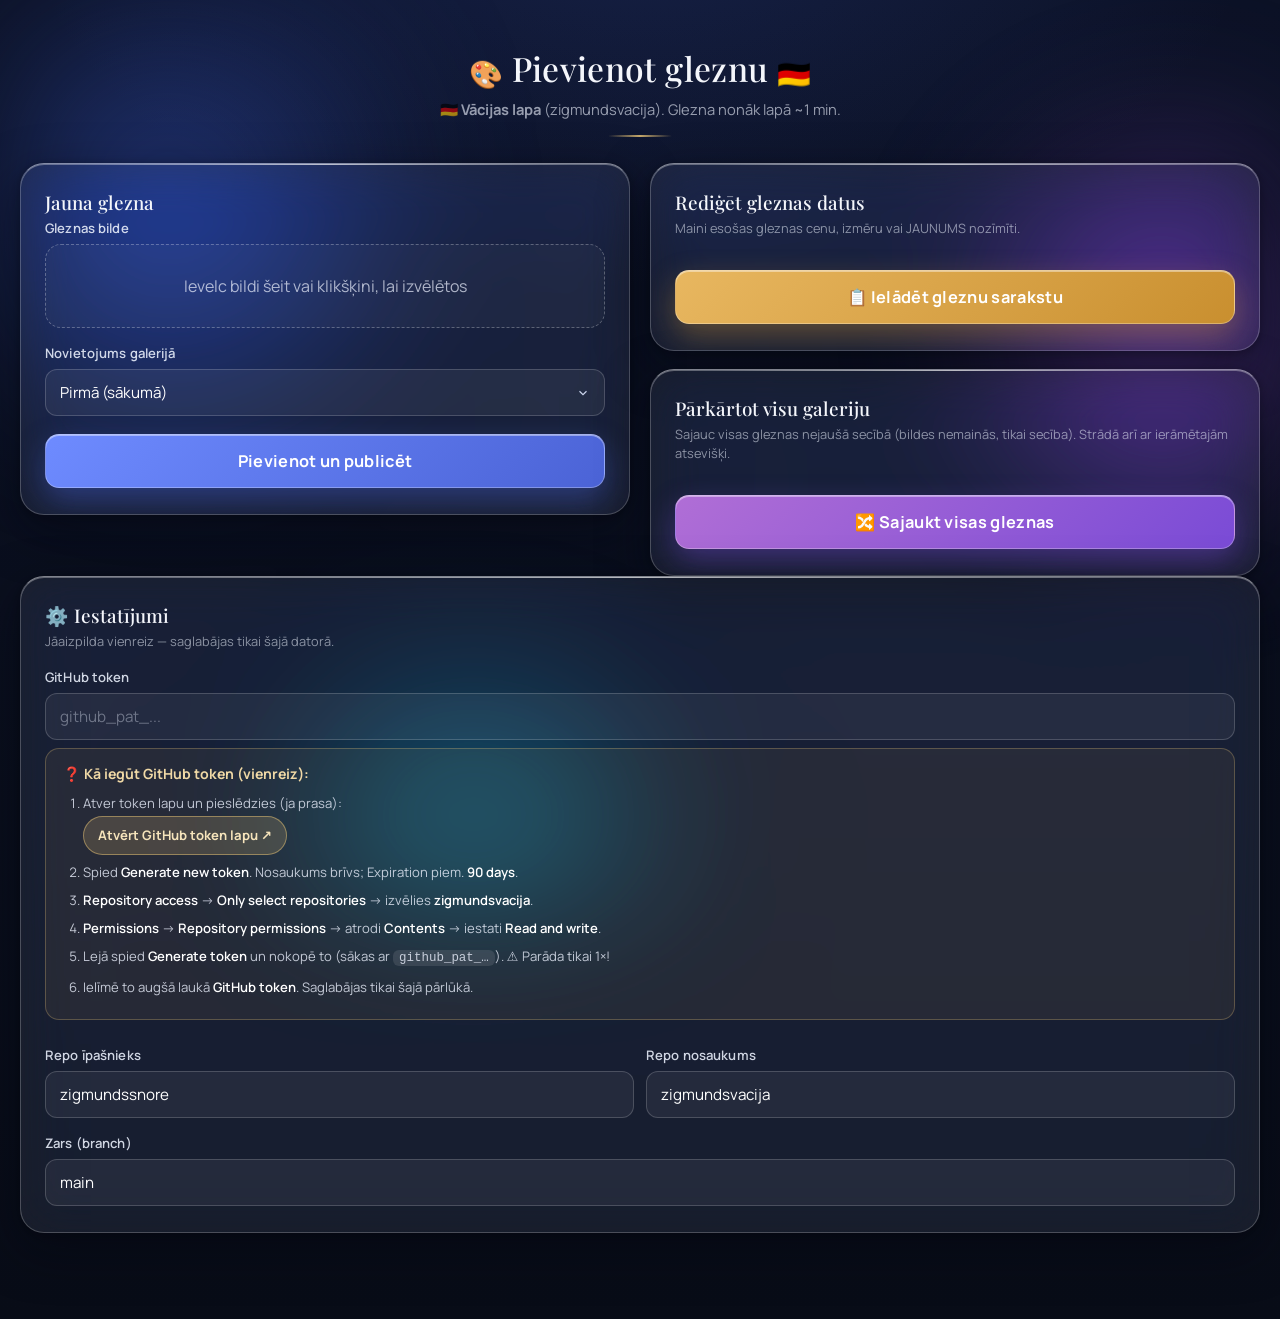
<file: pievienot-de-m4k9x2.html>
<!DOCTYPE html>
<html lang="lv">
<head>
<meta charset="UTF-8">
<meta name="viewport" content="width=device-width, initial-scale=1.0">
<meta name="robots" content="noindex, nofollow">
<title>Pievienot gleznu 🇩🇪 — zigmundsvacija</title>
<link rel="icon" type="image/svg+xml" href="data:image/svg+xml,%3Csvg xmlns='http://www.w3.org/2000/svg' viewBox='0 0 32 32'%3E%3Crect width='32' height='32' rx='8' fill='%23c0392b'/%3E%3Cpath d='M16 8.5v15M8.5 16h15' stroke='%23ffffff' stroke-width='3.4' stroke-linecap='round'/%3E%3C/svg%3E">
<link rel="preconnect" href="https://fonts.googleapis.com">
<link rel="preconnect" href="https://fonts.gstatic.com" crossorigin>
<link href="https://fonts.googleapis.com/css2?family=Playfair+Display:ital,wght@0,400..700;1,400..600&family=Manrope:wght@300..700&display=swap" rel="stylesheet">
<style>
    :root {
        --glass-bg:         rgba(255,255,255,0.07);
        --glass-bg-heavy:   rgba(255,255,255,0.12);
        --glass-border:     rgba(255,255,255,0.22);
        --glass-border-top: rgba(255,255,255,0.45);
        --glass-blur:       blur(26px) saturate(170%);
        --shadow: 0 16px 48px rgba(3,6,16,0.50),
                  0 2px 10px rgba(3,6,16,0.30),
                  inset 0 1px 0 rgba(255,255,255,0.32);
        --text:  #f4f6fb;
        --dim:   rgba(235,240,252,0.62);
        --gold:  #e8c477;
        --radius: 24px;
        --font-display: 'Playfair Display', Georgia, serif;
        --font-body: 'Manrope', 'Segoe UI', system-ui, sans-serif;
    }
    * { box-sizing: border-box; }

    body {
        margin: 0; min-height: 100vh; padding: 46px 16px 70px;
        font-family: var(--font-body); color: var(--text);
        background:
            radial-gradient(900px 600px at 50% -10%, rgba(60,90,200,0.22), transparent 70%),
            linear-gradient(180deg, #0c1226 0%, #0a0f1e 45%, #080c17 100%);
        position: relative; overflow-x: hidden;
        -webkit-font-smoothing: antialiased;
    }

    /* ── Aurora fons (kā galvenajā lapā) ── */
    .aurora { position: fixed; inset: 0; z-index: -2; overflow: hidden; filter: blur(70px); opacity: 0.5; pointer-events: none; }
    .aurora span { position: absolute; display: block; border-radius: 50%; mix-blend-mode: screen; animation: floatBlob 22s ease-in-out infinite; }
    .aurora span:nth-child(1) { width: 46vw; height: 46vw; left: -10vw; top: -8vw; background: radial-gradient(circle, #3a5bd0, transparent 68%); }
    .aurora span:nth-child(2) { width: 40vw; height: 40vw; right: -12vw; top: 8vh; background: radial-gradient(circle, #9248d6, transparent 68%); animation-delay: -7s; }
    .aurora span:nth-child(3) { width: 38vw; height: 38vw; left: 18vw; bottom: -16vw; background: radial-gradient(circle, #2ba6bf, transparent 68%); animation-delay: -14s; }
    @keyframes floatBlob { 0%,100% { transform: translate(0,0) scale(1); } 50% { transform: translate(4vw,3vh) scale(1.12); } }

    .wrap { max-width: 1240px; margin: 0 auto; position: relative; z-index: 1; }

    /* ── Desktop 2-kolonnu izkārtojums (izmanto visu platekrānu) ── */
    .grid { display: grid; grid-template-columns: 1fr 1fr; gap: 20px; align-items: start; }
    .grid-col { min-width: 0; }
    .grid-col > .card:last-child { margin-bottom: 0; }
    @media (max-width: 900px) {
        .grid { grid-template-columns: 1fr; gap: 0; }
        .grid-col > .card:last-child { margin-bottom: 18px; }
    }

    .head { text-align: center; margin-bottom: 26px; }
    h1 {
        font-family: var(--font-display); font-weight: 500;
        font-size: 2.1rem; margin: 0 0 8px; letter-spacing: 0.01em;
    }
    h1 .em { font-size: 1.7rem; vertical-align: -2px; }
    .head .sub { color: var(--dim); font-size: 0.92rem; margin: 0; }
    .head::after {
        content: ''; display: block; width: 64px; height: 2px; margin: 16px auto 0;
        border-radius: 2px;
        background: linear-gradient(90deg, transparent, var(--gold), transparent);
        opacity: 0.85;
    }

    .card {
        background: var(--glass-bg);
        backdrop-filter: var(--glass-blur); -webkit-backdrop-filter: var(--glass-blur);
        border: 1px solid var(--glass-border); border-top-color: var(--glass-border-top);
        box-shadow: var(--shadow); border-radius: var(--radius);
        padding: 26px 24px; margin-bottom: 18px; position: relative; overflow: hidden;
    }
    .card::before {
        content: ''; position: absolute; top: 0; left: 10%; right: 10%; height: 1px;
        background: linear-gradient(to right, transparent, rgba(255,255,255,0.55), transparent);
    }
    .card-title {
        font-family: var(--font-display); font-size: 1.18rem; font-weight: 500;
        margin: 0 0 4px;
    }

    label { display: block; font-size: 0.82rem; font-weight: 600; margin: 16px 0 7px; color: rgba(235,240,252,0.88); letter-spacing: 0.01em; }
    label.tight { margin-top: 0; }

    input[type=text], input[type=number], input[type=password], select {
        width: 100%; padding: 12px 14px; border-radius: 12px;
        border: 1px solid rgba(255,255,255,0.18); background: rgba(255,255,255,0.06);
        color: #fff; font-size: 0.95rem; font-family: inherit;
        transition: border-color 0.2s, background 0.2s, box-shadow 0.2s;
    }
    input::placeholder { color: rgba(235,240,252,0.38); }
    input:focus, select:focus {
        outline: none; border-color: rgba(232,196,119,0.7);
        background: rgba(255,255,255,0.10);
        box-shadow: 0 0 0 3px rgba(232,196,119,0.15);
    }
    select { appearance: none; -webkit-appearance: none; cursor: pointer;
        background-image: url("data:image/svg+xml,%3Csvg xmlns='http://www.w3.org/2000/svg' width='14' height='14' viewBox='0 0 24 24' fill='none' stroke='%23cdd6ee' stroke-width='2'%3E%3Cpath d='M6 9l6 6 6-6'/%3E%3C/svg%3E");
        background-repeat: no-repeat; background-position: right 14px center; padding-right: 38px;
    }
    select option { background: #121829; color: #fff; }

    .row { display: flex; gap: 12px; }
    .row > div { flex: 1; }

    .check { display: flex; align-items: center; gap: 10px; margin-top: 16px; cursor: pointer; font-weight: 600; font-size: 0.92rem; }
    .check input { width: 20px; height: 20px; accent-color: var(--gold); flex: none; }

    .drop {
        border: 1.5px dashed rgba(255,255,255,0.28); border-radius: 16px; padding: 30px 16px;
        text-align: center; cursor: pointer; transition: background 0.2s, border-color 0.2s;
        color: rgba(235,240,252,0.7); background: rgba(255,255,255,0.03);
    }
    .drop:hover, .drop.over { background: rgba(232,196,119,0.08); border-color: rgba(232,196,119,0.7); color: #fff; }
    .drop img { max-width: 100%; max-height: 260px; border-radius: 12px; margin-top: 14px; display: none; box-shadow: 0 10px 30px rgba(0,0,0,0.4); }

    .btn {
        width: 100%; padding: 15px; border-radius: 14px; cursor: pointer;
        color: #fff; font-family: var(--font-body); font-size: 1.02rem; font-weight: 700;
        letter-spacing: 0.02em; margin-top: 18px;
        border: 1px solid rgba(255,255,255,0.28); border-top-color: rgba(255,255,255,0.5);
        background: linear-gradient(135deg, #6e8bff, #4b63d6);
        box-shadow: 0 12px 30px rgba(75,99,214,0.4), inset 0 1px 0 rgba(255,255,255,0.4);
        transition: transform 0.15s, box-shadow 0.2s, opacity 0.2s;
    }
    .btn:hover { transform: translateY(-2px); box-shadow: 0 16px 38px rgba(75,99,214,0.5), inset 0 1px 0 rgba(255,255,255,0.45); }
    .btn:active { transform: translateY(0); }
    .btn:disabled { opacity: 0.5; cursor: not-allowed; transform: none; box-shadow: none; }
    .btn.violet {
        background: linear-gradient(135deg, #b06ed6, #7a4bd6);
        box-shadow: 0 12px 30px rgba(122,75,214,0.4), inset 0 1px 0 rgba(255,255,255,0.4);
    }
    .btn.violet:hover { box-shadow: 0 16px 38px rgba(122,75,214,0.5), inset 0 1px 0 rgba(255,255,255,0.45); }
    .btn.danger {
        background: linear-gradient(135deg, #e0596a, #c0392b);
        box-shadow: 0 12px 30px rgba(192,57,43,0.4), inset 0 1px 0 rgba(255,255,255,0.4);
        margin-top: 10px;
    }
    .btn.danger:hover { box-shadow: 0 16px 38px rgba(192,57,43,0.5), inset 0 1px 0 rgba(255,255,255,0.45); }

    .small { font-size: 0.8rem; color: rgba(235,240,252,0.55); margin-top: 8px; line-height: 1.55; }
    .small a, .small b { color: #f0d9a6; }

    details.card summary {
        cursor: pointer; font-weight: 700; color: rgba(235,240,252,0.9);
        font-size: 0.95rem; list-style: none; display: flex; align-items: center; gap: 8px;
    }
    details.card summary::-webkit-details-marker { display: none; }
    details.card summary::after { content: '⌄'; margin-left: auto; font-size: 1.1rem; opacity: 0.6; transition: transform 0.2s; }
    details.card[open] summary::after { transform: rotate(180deg); }

    #log, #log2 {
        margin-top: 16px; font-family: ui-monospace, 'Cascadia Code', monospace; font-size: 0.82rem;
        white-space: pre-wrap; line-height: 1.65; max-height: 260px; overflow-y: auto;
    }
    #log:empty, #log2:empty { margin-top: 0; }
    .ok { color: #6fe7ac; } .err { color: #ff8a98; } .muted { color: rgba(235,240,252,0.55); }
    .pill { display:inline-block; background:rgba(232,196,119,0.16); border:1px solid rgba(232,196,119,0.4); color:#f0d9a6; padding:2px 10px; border-radius:100px; font-size:0.75rem; }

    .edit-head { display: flex; align-items: center; gap: 12px; margin: 16px 0 4px; }
    .edit-preview { width: 60px; height: 60px; object-fit: cover; border-radius: 10px; border: 1px solid rgba(255,255,255,0.2); display: none; background: rgba(255,255,255,0.05); flex: none; }
    select:disabled { opacity: 0.5; cursor: not-allowed; }
    .edit-bar { display: none; margin-top: 14px; height: 9px; border-radius: 999px; background: rgba(255,255,255,0.09); overflow: hidden; border: 1px solid rgba(255,255,255,0.12); }
    .edit-bar-fill { height: 100%; width: 0; border-radius: 999px; background: linear-gradient(90deg, #e8b760, #c98f2f); box-shadow: 0 0 12px rgba(232,183,96,0.55); }

    /* ── Token instrukciju bloks ── */
    .help-box { margin: 8px 0 10px; padding: 15px 17px; border-radius: 14px; background: rgba(232,196,119,0.07); border: 1px solid rgba(232,196,119,0.28); }
    .help-title { margin: 0 0 9px; font-weight: 700; font-size: 0.88rem; color: #f0d9a6; }
    .help-steps { margin: 0; padding-left: 20px; font-size: 0.82rem; line-height: 1.7; color: rgba(235,240,252,0.80); }
    .help-steps li { margin-bottom: 6px; }
    .help-steps b { color: #fff; font-weight: 600; }
    .help-steps code { background: rgba(255,255,255,0.1); padding: 1px 6px; border-radius: 6px; font-size: 0.78rem; }
    .help-link { display: inline-block; margin-top: 2px; padding: 7px 14px; border-radius: 999px; background: rgba(232,196,119,0.18); border: 1px solid rgba(232,196,119,0.5); color: #f6e4bb; font-weight: 700; text-decoration: none; transition: background 0.2s; }
    .help-link:hover { background: rgba(232,196,119,0.3); }

    @media (max-width: 480px) {
        h1 { font-size: 1.75rem; }
        .card { padding: 22px 18px; }
        .row { flex-direction: column; gap: 0; }
    }
</style>
</head>
<body>
<div class="aurora" aria-hidden="true"><span></span><span></span><span></span></div>

<div class="wrap">
    <div class="head">
        <h1><span class="em">🎨</span> Pievienot gleznu <span class="em">🇩🇪</span></h1>
        <p class="sub">🇩🇪 <b>Vācijas lapa</b> (zigmundsvacija). Glezna nonāk lapā ~1 min.</p>
    </div>

    <div class="grid">
    <div class="grid-col">

    <div class="card">
        <p class="card-title">Jauna glezna</p>
        <label class="tight">Gleznas bilde</label>
        <div class="drop" id="drop">
            <span id="dropText">Ievelc bildi šeit vai klikšķini, lai izvēlētos</span>
            <img id="preview" alt="">
        </div>
        <input type="file" id="file" accept="image/*" style="display:none">

        <label>Novietojums galerijā</label>
        <select id="placement">
            <option value="first">Pirmā (sākumā)</option>
            <option value="random">Nejauša vieta</option>
        </select>

        <button class="btn" id="go">Pievienot un publicēt</button>
        <div id="log"></div>
    </div>

    </div>
    <div class="grid-col">

    <div class="card">
        <p class="card-title">Rediģēt gleznas datus</p>
        <p class="small" style="margin-top:0">Maini esošas gleznas cenu, izmēru vai JAUNUMS nozīmīti.</p>
        <button class="btn" id="editLoad" style="background:linear-gradient(135deg,#e8b760,#c98f2f); box-shadow:0 12px 30px rgba(201,143,47,0.4), inset 0 1px 0 rgba(255,255,255,0.4)">📋 Ielādēt gleznu sarakstu</button>
        <div class="edit-bar" id="editBar"><div class="edit-bar-fill" id="editBarFill"></div></div>

        <div id="editPick" style="display:none">
            <label>🖼️ Gleznas bez rāmja</label>
            <select id="editSelectBez"></select>
            <label>🪟 Ierāmētās gleznas</label>
            <select id="editSelectRam"></select>

            <div id="editFields" style="display:none">
                <div class="edit-head">
                    <img id="editPreview" class="edit-preview" alt="">
                    <span id="editNum" class="pill"></span>
                </div>
                <div class="row">
                    <div><label>Izmērs</label><input type="text" id="editSize" placeholder="60 x 42 cm"></div>
                    <div><label>Cena (€)</label><input type="number" id="editPrice" placeholder="130"></div>
                </div>
                <label class="check"><input type="checkbox" id="editNew"> JAUNUMS nozīmīte <span class="muted">(rāda “JAUNUMS”)</span></label>
                <button class="btn" id="editSave">💾 Saglabāt izmaiņas</button>
                <button class="btn danger" id="editDelete">🗑️ Dzēst gleznu</button>
            </div>
        </div>
        <div id="editLog"></div>
    </div>

    <div class="card">
        <p class="card-title">Pārkārtot visu galeriju</p>
        <p class="small" style="margin-top:0">Sajauc visas gleznas nejaušā secībā (bildes nemainās, tikai secība). Strādā arī ar ierāmētajām atsevišķi.</p>
        <button class="btn violet" id="shuffle">🔀 Sajaukt visas gleznas</button>
        <div id="log2"></div>
    </div>

    </div>
    </div>

    <div class="card" id="settings">
        <p class="card-title">⚙️ Iestatījumi</p>
        <p class="small" style="margin-top:0">Jāaizpilda vienreiz — saglabājas tikai šajā datorā.</p>
        <label>GitHub token</label>
        <input type="password" id="token" placeholder="github_pat_...">
        <div class="help-box">
            <p class="help-title">❓ Kā iegūt GitHub token (vienreiz):</p>
            <ol class="help-steps">
                <li>Atver token lapu un pieslēdzies (ja prasa):<br><a class="help-link" href="https://github.com/settings/tokens?type=beta" target="_blank" rel="noopener">Atvērt GitHub token lapu ↗</a></li>
                <li>Spied <b>Generate new token</b>. Nosaukums brīvs; Expiration piem. <b>90 days</b>.</li>
                <li><b>Repository access</b> → <b>Only select repositories</b> → izvēlies <b>zigmundsvacija</b>.</li>
                <li><b>Permissions</b> → <b>Repository permissions</b> → atrodi <b>Contents</b> → iestati <b>Read and write</b>.</li>
                <li>Lejā spied <b>Generate token</b> un nokopē to (sākas ar <code>github_pat_…</code>). ⚠️ Parāda tikai 1×!</li>
                <li>Ielīmē to augšā laukā <b>GitHub token</b>. Saglabājas tikai šajā pārlūkā.</li>
            </ol>
        </div>
        <div class="row">
            <div><label>Repo īpašnieks</label><input type="text" id="owner" value="zigmundssnore"></div>
            <div><label>Repo nosaukums</label><input type="text" id="repo" value="zigmundsvacija"></div>
        </div>
        <label>Zars (branch)</label>
        <input type="text" id="branch" value="main">
    </div>
</div>

<script>
const $ = id => document.getElementById(id);
const logEl = $('log');
function log(msg, cls) { const s = document.createElement('span'); if (cls) s.className = cls; s.textContent = msg + '\n'; logEl.appendChild(s); logEl.scrollTop = logEl.scrollHeight; }

// saglabā iestatījumus
['token','owner','repo','branch'].forEach(id => {
    $(id).value = localStorage.getItem('agv_'+id) || $(id).value;
    $(id).addEventListener('input', () => localStorage.setItem('agv_'+id, $(id).value));
});

// bildes izvēle
let pickedFile = null;
const drop = $('drop'), preview = $('preview');
$('file').addEventListener('change', e => setFile(e.target.files[0]));
drop.addEventListener('click', () => $('file').click());
drop.addEventListener('dragover', e => { e.preventDefault(); drop.classList.add('over'); });
drop.addEventListener('dragleave', () => drop.classList.remove('over'));
drop.addEventListener('drop', e => { e.preventDefault(); drop.classList.remove('over'); if (e.dataTransfer.files[0]) setFile(e.dataTransfer.files[0]); });
function setFile(f) {
    if (!f || !f.type.startsWith('image/')) { log('Tas nav attēls.', 'err'); return; }
    pickedFile = f;
    preview.src = URL.createObjectURL(f); preview.style.display = 'block';
    $('dropText').textContent = f.name;
}

// attēla mainīšana ar canvas (ievēro EXIF orientāciju)
async function resize(file, maxW, mime, quality) {
    const bmp = await createImageBitmap(file, { imageOrientation: 'from-image' });
    const scale = Math.min(1, maxW / Math.max(bmp.width, bmp.height));
    const w = Math.round(bmp.width * scale), h = Math.round(bmp.height * scale);
    const c = document.createElement('canvas'); c.width = w; c.height = h;
    c.getContext('2d').drawImage(bmp, 0, 0, w, h);
    const blob = await new Promise(r => c.toBlob(r, mime, quality));
    const b64 = await new Promise(r => { const fr = new FileReader(); fr.onload = () => r(fr.result.split(',')[1]); fr.readAsDataURL(blob); });
    return { b64, kb: Math.round(blob.size/1024) };
}

// GitHub API
function api(path, opts={}) {
    return fetch('https://api.github.com/repos/'+$('owner').value+'/'+$('repo').value+path, {
        ...opts,
        headers: { 'Authorization': 'Bearer '+$('token').value.trim(), 'Accept': 'application/vnd.github+json', ...(opts.headers||{}) }
    });
}
async function putFile(path, b64, message, sha) {
    const body = { message, content: b64, branch: $('branch').value };
    if (sha) body.sha = sha;
    const r = await api('/contents/'+encodeURIComponent(path).replace(/%2F/g,'/'), { method:'PUT', body: JSON.stringify(body) });
    if (!r.ok) throw new Error(path + ' → ' + r.status + ' ' + (await r.text()).slice(0,200));
    return r.json();
}
async function getFile(path) {
    const r = await api('/contents/'+encodeURIComponent(path).replace(/%2F/g,'/')+'?ref='+$('branch').value);
    if (!r.ok) throw new Error('GET '+path+' → '+r.status);
    return r.json();
}
const utf8ToB64 = s => btoa(unescape(encodeURIComponent(s)));
const b64ToUtf8 = s => decodeURIComponent(escape(atob(s.replace(/\n/g,''))));

// atrod DZĪVOS gallery-item (ne komentāros) — atgriež match objektus ar .index
function liveItems(h) {
    const cr = [...h.matchAll(/<!--[\s\S]*?-->/g)].map(m => [m.index, m.index + m[0].length]);
    const inC = i => cr.some(([a, b]) => i >= a && i < b);
    return [...h.matchAll(/<div class="gallery-item"[\s\S]*?<\/div>\s*<\/div>/g)].filter(m => !inC(m.index));
}
function shuffleArr(a) { a = a.slice(); for (let i = a.length - 1; i > 0; i--) { const j = Math.floor(Math.random()*(i+1)); [a[i],a[j]]=[a[j],a[i]]; } return a; }

$('go').addEventListener('click', async () => {
    logEl.innerHTML = '';
    const token = $('token').value.trim();
    if (!token) return log('⚠️ Ievadi GitHub token (Iestatījumi).', 'err');
    if (!pickedFile) return log('⚠️ Izvēlies bildi.', 'err');

    $('go').disabled = true;
    try {
        const id = 'g' + Date.now().toString(36);
        log('Apstrādā bildi…', 'muted');
        const full  = await resize(pickedFile, 1600, 'image/webp', 0.82);
        const thumb = await resize(pickedFile, 500,  'image/webp', 0.78);
        const jpg   = await resize(pickedFile, 1600, 'image/jpeg', 0.85);
        log('  pilnā ' + full.kb + 'KB · sīktēls ' + thumb.kb + 'KB · jpg ' + jpg.kb + 'KB', 'muted');

        log('Augšupielādē bildes…', 'muted');
        await putFile('img/'+id+'.webp', full.b64, 'glezna '+id+' (pilnā)');
        await putFile('img/thumb-'+id+'.webp', thumb.b64, 'glezna '+id+' (sīktēls)');
        await putFile('img/'+id+'.jpg', jpg.b64, 'glezna '+id+' (jpg)');

        log('Atjauno galeriju…', 'muted');
        const idx = await getFile('index.html');
        let html = b64ToUtf8(idx.content);
        const item =
'\n<div class="gallery-item" data-category="bez-ramja">\n'+
'<img loading="lazy" decoding="async" alt="Glezna" data-src="img/'+id+'.webp" src="img/thumb-'+id+'.webp"/>\n'+
'<div class="image-info">\n</div>\n</div>\n';
        const marker = '<div class="gallery-container">';
        const pos = html.indexOf(marker);
        if (pos < 0) throw new Error('Neatrada galerijas sākumu index.html');
        if ($('placement').value === 'random') {
            const live = liveItems(html);
            if (live.length) {
                const m = live[Math.floor(Math.random() * live.length)];
                html = html.slice(0, m.index) + item + html.slice(m.index);
                log('  novietojums: nejauša vieta', 'muted');
            } else {
                const at = pos + marker.length;
                html = html.slice(0, at) + item + html.slice(at);
            }
        } else {
            const at = pos + marker.length;
            html = html.slice(0, at) + item + html.slice(at);
            log('  novietojums: pirmā', 'muted');
        }
        await putFile('index.html', utf8ToB64(html), 'pievienota glezna '+id, idx.sha);

        log('✓ Gatavs! Glezna pievienota.', 'ok');
        log('Pēc ~1 min būs redzama: https://'+$('owner').value+'.github.io/'+$('repo').value+'/', 'ok');
        log('(Ja neredzi — atver privātajā cilnē, keša dēļ.)', 'muted');
        // notīra formu nākamajai
        pickedFile = null; preview.style.display='none'; $('dropText').textContent='Ievelc bildi šeit vai klikšķini';
    } catch (e) {
        log('✗ Kļūda: ' + e.message, 'err');
        log('Pārbaudi token un interneta savienojumu.', 'muted');
    } finally {
        $('go').disabled = false;
    }
});

// ── Sajaukt visas gleznas ──
function log2(msg, cls) { const e = $('log2'); const s = document.createElement('span'); if (cls) s.className = cls; s.textContent = msg + '\n'; e.appendChild(s); e.scrollTop = e.scrollHeight; }
$('shuffle').addEventListener('click', async () => {
    $('log2').innerHTML = '';
    if (!$('token').value.trim()) return log2('⚠️ Ievadi GitHub token (Iestatījumi).', 'err');
    if (!confirm('⚠️ SAJAUKT VISAS GLEZNAS?\n\nVisu gleznu secība tiks mainīta uz nejaušu un publicēta lapā.\nBildes un dati nemainās — tikai secība.\n\nSpied OK, lai turpinātu, vai Atcelt.')) return;
    $('shuffle').disabled = true;
    try {
        log2('Nolasa galeriju…', 'muted');
        const idx = await getFile('index.html');
        let html = b64ToUtf8(idx.content);
        const items = liveItems(html);
        log2('Gleznas: ' + items.length, 'muted');
        if (items.length < 2) throw new Error('Par maz gleznu, ko jaukt');
        const sh = shuffleArr(items.map(m => m[0]));
        for (let k = items.length - 1; k >= 0; k--) { const m = items[k]; html = html.slice(0, m.index) + sh[k] + html.slice(m.index + m[0].length); }
        log2('Augšupielādē…', 'muted');
        await putFile('index.html', utf8ToB64(html), 'sajauktas gleznas (random seciba)', idx.sha);
        log2('✓ Gatavs! Gleznas sajauktas nejaušā secībā.', 'ok');
        log2('Pēc ~1 min redzams lapā (privātajā cilnē, keša dēļ).', 'muted');
    } catch (e) {
        log2('✗ Kļūda: ' + e.message, 'err');
    } finally {
        $('shuffle').disabled = false;
    }
});

// ── Rediģēt gleznas datus ──
function log3(msg, cls) { const e = $('editLog'); const s = document.createElement('span'); if (cls) s.className = cls; s.textContent = msg + '\n'; e.appendChild(s); e.scrollTop = e.scrollHeight; }
const esc = s => s.replace(/&/g,'&amp;').replace(/</g,'&lt;').replace(/>/g,'&gt;');
let editItems = [];
let editCurrent = '';   // pašlaik izvēlētās gleznas data-src

function parseItem(str) {
    const g = re => { const m = str.match(re); return m ? m[1].trim() : ''; };
    return {
        dataSrc:  g(/data-src="([^"]+)"/),
        thumb:    g(/\ssrc="([^"]+)"/),
        size:     g(/<p class="image-name">([\s\S]*?)<\/p>/),
        price:    g(/<p class="image-size">([\s\S]*?)<\/p>/),
        isNew:    /data-new="true"/.test(str),
        category: g(/data-category="([^"]+)"/)
    };
}

const optionRow = it => '<option value="' + it.dataSrc + '">Nr. ' + it.num + ' · ' + (it.size || '?') + ' · ' + (it.price || '?') + (it.isNew ? ' · ⭐JAUNUMS' : '') + '</option>';

$('editLoad').addEventListener('click', async () => {
    $('editLog').innerHTML = '';
    if (!$('token').value.trim()) return log3('⚠️ Ievadi GitHub token (Iestatījumi).', 'err');
    $('editLoad').disabled = true;
    // progress josla — aizpildās ~4 sekundēs neatkarīgi no ielādes ātruma
    const bar = $('editBar'), fill = $('editBarFill');
    bar.style.display = 'block';
    fill.style.transition = 'none'; fill.style.width = '0%';
    void fill.offsetWidth;                               // piespiež pārzīmēt
    fill.style.transition = 'width 4s linear'; fill.style.width = '100%';
    const minDelay = new Promise(r => setTimeout(r, 4000));
    try {
        log3('Nolasa galeriju…', 'muted');
        const idx = await getFile('index.html');
        const html = b64ToUtf8(idx.content);
        editItems = liveItems(html).map((m, i) => ({ num: i + 1, ...parseItem(m[0]) }));
        await minDelay;                                  // nogaida līdz pilniem ~4 s
        const bez = editItems.filter(it => it.category !== 'ieramettas');
        const ar  = editItems.filter(it => it.category === 'ieramettas');
        $('editSelectBez').innerHTML = '<option value="">— izvēlies gleznu bez rāmja —</option>' + bez.map(optionRow).join('');
        $('editSelectRam').innerHTML = '<option value="">— izvēlies ierāmēto gleznu —</option>' + ar.map(optionRow).join('');
        editCurrent = '';
        $('editPick').style.display = 'block';
        $('editFields').style.display = 'none';
        $('editLoad').style.display = 'none';            // paslēpj pogu — jau ielādēts
        $('editLog').innerHTML = '';
        log3('✓ Ielādētas ' + editItems.length + ' gleznas. Izvēlies vienu sarakstā.', 'ok');
    } catch (e) {
        log3('✗ Kļūda: ' + e.message, 'err');
        $('editLoad').disabled = false;                  // ļauj mēģināt vēlreiz
    } finally {
        bar.style.display = 'none';
        fill.style.width = '0%';
    }
});

function onEditPick(which) {
    const sel = $(which);
    const other = $(which === 'editSelectBez' ? 'editSelectRam' : 'editSelectBez');
    if (sel.value) other.value = '';            // aktīva tikai viena izvēlne
    editCurrent = sel.value;
    const it = editItems.find(x => x.dataSrc === editCurrent);
    if (!it) { $('editFields').style.display = 'none'; return; }
    $('editFields').style.display = 'block';
    $('editSize').value = it.size;
    $('editPrice').value = (it.price.match(/[\d.,]+/) || [''])[0];
    $('editNew').checked = it.isNew;
    $('editNum').textContent = 'Nr. ' + it.num + (it.category === 'ieramettas' ? ' · ierāmēta' : '');
    const prev = $('editPreview');
    if (it.thumb) { prev.src = 'https://' + $('owner').value + '.github.io/' + $('repo').value + '/' + it.thumb; prev.style.display = 'block'; }
    else prev.style.display = 'none';
}
$('editSelectBez').addEventListener('change', () => onEditPick('editSelectBez'));
$('editSelectRam').addEventListener('change', () => onEditPick('editSelectRam'));

$('editSave').addEventListener('click', async () => {
    $('editLog').innerHTML = '';
    const dataSrc = editCurrent;
    if (!dataSrc) return log3('⚠️ Izvēlies gleznu.', 'err');
    const newSize = $('editSize').value.trim();
    const newPrice = $('editPrice').value.trim();
    const newIsNew = $('editNew').checked;
    if (!newSize || !newPrice) return log3('⚠️ Aizpildi izmēru un cenu.', 'err');
    $('editSave').disabled = true;
    try {
        log3('Nolasa galeriju…', 'muted');
        const idx = await getFile('index.html');
        let html = b64ToUtf8(idx.content);
        // atrod tieši šo gleznu pēc data-src (droši arī pēc pārkārtošanas)
        const target = liveItems(html).find(m => m[0].includes('data-src="' + dataSrc + '"'));
        if (!target) throw new Error('Neatradu gleznu (data-src). Ielādē sarakstu vēlreiz.');
        let s = target[0];
        if (/<p class="image-name">/.test(s)) {
            // izmērs = pirmais <p class="image-name"> (tipa/rāmja rindiņām ir style=, tāpēc tās neaiztiek)
            s = s.replace(/(<p class="image-name">)[\s\S]*?(<\/p>)/, '$1' + esc(newSize) + '$2');
            // cena
            s = s.replace(/(<p class="image-size">)[\s\S]*?(<\/p>)/, '$1' + esc(newPrice) + ' €$2');
        } else {
            // tukšs image-info (vecās Vācijas gleznas bez cenas/izmēra) — ieliekam no jauna
            s = s.replace(/(<div class="image-info">)[\s\S]*?(<\/div>)/, '$1\n<p class="image-name">' + esc(newSize) + '</p>\n<p class="image-size">' + esc(newPrice) + ' €</p>\n$2');
        }
        // JAUNUMS — vispirms noņem, tad pieliek, ja vajag
        s = s.replace(/\s+data-new="true"/g, '');
        if (newIsNew) s = s.replace(/(<div class="gallery-item"[^>]*?)>/, '$1 data-new="true">');
        html = html.slice(0, target.index) + s + html.slice(target.index + target[0].length);

        log3('Saglabā…', 'muted');
        await putFile('index.html', utf8ToB64(html), 'rediģēti gleznas dati (' + dataSrc + ')', idx.sha);
        log3('✓ Gatavs! Izmaiņas saglabātas.', 'ok');
        log3('Pēc ~1 min redzams lapā (privātajā cilnē, keša dēļ).', 'muted');
        // atjauno lokālo sarakstu, lai dropdown rāda jaunos datus
        const cached = editItems.find(x => x.dataSrc === dataSrc);
        if (cached) {
            cached.size = newSize; cached.price = newPrice + ' €'; cached.isNew = newIsNew;
            const opt = [...$('editSelectBez').options, ...$('editSelectRam').options].find(o => o.value === dataSrc);
            if (opt) opt.textContent = 'Nr. ' + cached.num + ' · ' + cached.size + ' · ' + cached.price + (cached.isNew ? ' · ⭐JAUNUMS' : '');
        }
    } catch (e) {
        log3('✗ Kļūda: ' + e.message, 'err');
    } finally {
        $('editSave').disabled = false;
    }
});

// ── Dzēst gleznu ──
$('editDelete').addEventListener('click', async () => {
    $('editLog').innerHTML = '';
    const dataSrc = editCurrent;
    if (!dataSrc) return log3('⚠️ Izvēlies gleznu.', 'err');
    const it = editItems.find(x => x.dataSrc === dataSrc);
    const num = it ? it.num : '?';
    if (!confirm('⚠️ DZĒST gleznu Nr. ' + num + '?\n\nGlezna tiks NEATGRIEZENISKI noņemta no lapas.\n(Bilžu faili paliek serverī, bet galerijā tās vairs nebūs.)\n\nSpied OK, lai dzēstu, vai Atcelt.')) return;
    $('editDelete').disabled = true; $('editSave').disabled = true;
    try {
        log3('Nolasa galeriju…', 'muted');
        const idx = await getFile('index.html');
        let html = b64ToUtf8(idx.content);
        const target = liveItems(html).find(m => m[0].includes('data-src="' + dataSrc + '"'));
        if (!target) throw new Error('Neatradu gleznu (data-src). Ielādē sarakstu vēlreiz.');
        let end = target.index + target[0].length;
        if (html[end] === '\n') end++;                 // paņem līdzi vienu sekojošo jaunrindu
        html = html.slice(0, target.index) + html.slice(end);
        log3('Dzēš…', 'muted');
        await putFile('index.html', utf8ToB64(html), 'dzēsta glezna (' + dataSrc + ')', idx.sha);
        log3('✓ Gatavs! Glezna izdzēsta.', 'ok');
        log3('Pēc ~1 min pazudīs no lapas (privātajā cilnē, keša dēļ).', 'muted');
        // atjauno UI: izņem no abām izvēlnēm + saraksta, paslēpj laukus
        editItems = editItems.filter(x => x.dataSrc !== dataSrc);
        [...$('editSelectBez').options, ...$('editSelectRam').options].forEach(o => { if (o.value === dataSrc) o.remove(); });
        editCurrent = '';
        $('editSelectBez').value = ''; $('editSelectRam').value = '';
        $('editFields').style.display = 'none';
    } catch (e) {
        log3('✗ Kļūda: ' + e.message, 'err');
    } finally {
        $('editDelete').disabled = false; $('editSave').disabled = false;
    }
});
</script>
</body>
</html>
</file>
